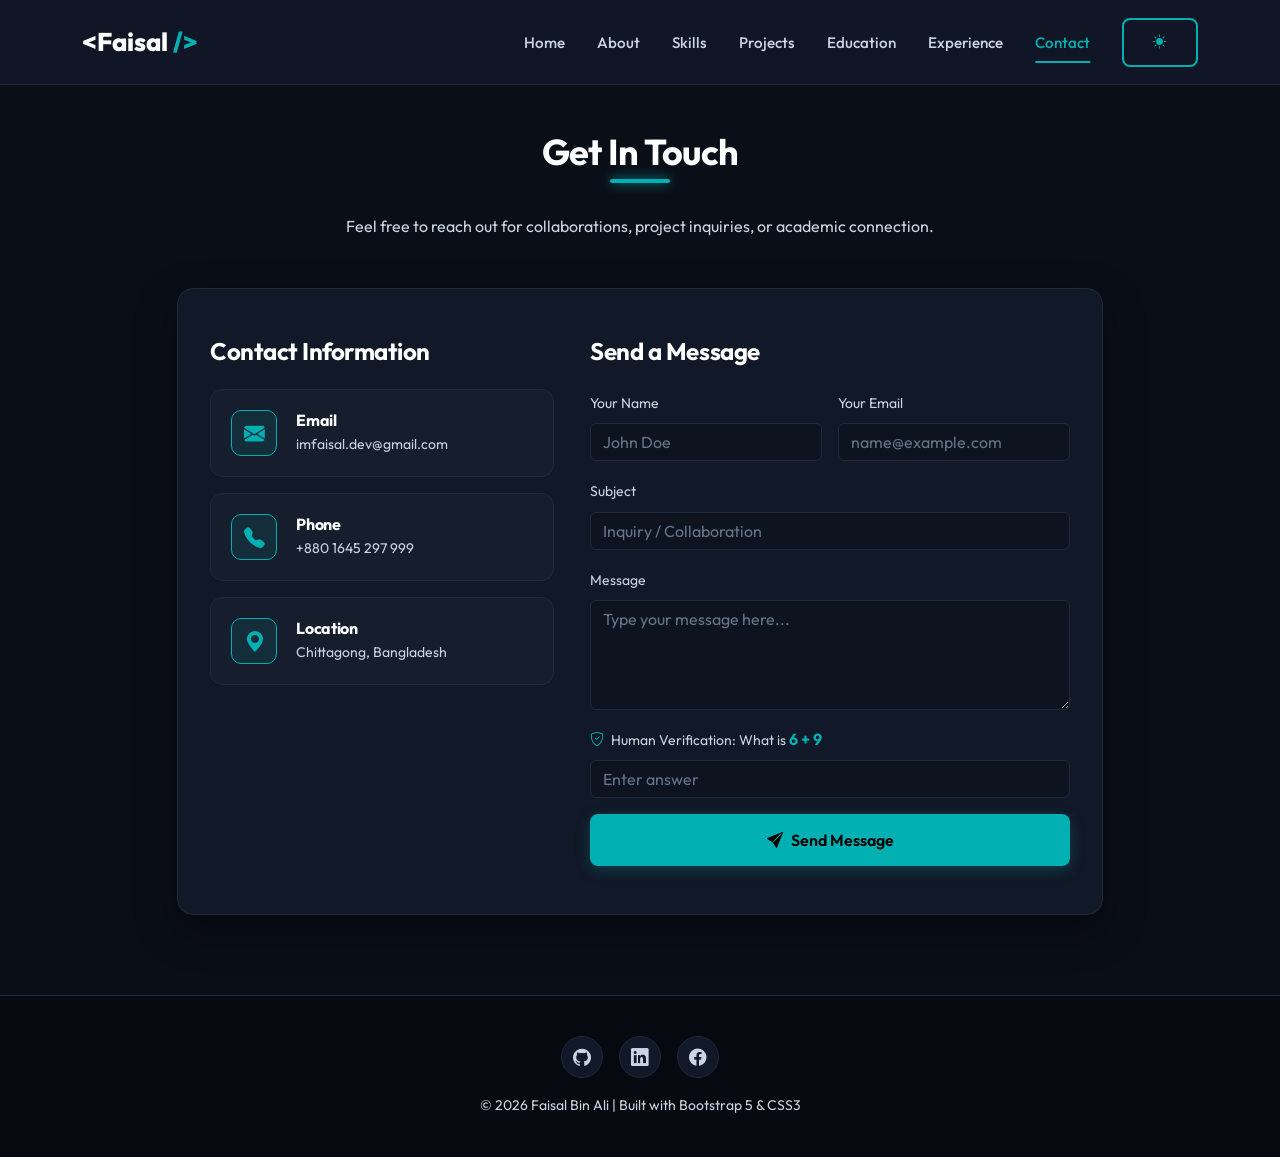
<file: Contact.html>
<!DOCTYPE html>
<html lang="en">
<head>
  <meta charset="UTF-8">
  <meta name="viewport" content="width=device-width, initial-scale=1.0">
  <title>Faisal Bin Ali | Contact</title>
  <meta name="description" content="Contact details and form for Faisal Bin Ali.">
  <link rel="preconnect" href="https://fonts.googleapis.com">
  <link rel="preconnect" href="https://fonts.gstatic.com" crossorigin>
  <link href="https://fonts.googleapis.com/css2?family=Outfit:wght@300;400;500;600;700;800&display=swap" rel="stylesheet">
  <link href="https://cdn.jsdelivr.net/npm/bootstrap@5.3.3/dist/css/bootstrap.min.css" rel="stylesheet">
  <link href="https://cdn.jsdelivr.net/npm/bootstrap-icons@1.11.3/font/bootstrap-icons.min.css" rel="stylesheet">
  <link rel="stylesheet" href="styles.css">
</head>
<body>
  <!-- Scroll Progress Bar -->
  <div class="scroll-progress-bar"></div>

  <!-- NAVIGATION -->
  <nav class="navbar navbar-expand-lg fixed-top navbar-custom">
    <div class="container">
      <a class="navbar-brand" href="index.html">&lt;Faisal <span>/&gt;</span></a>
      <button class="navbar-toggler" type="button" data-bs-toggle="collapse" data-bs-target="#navbarNav">
        <span class="navbar-toggler-icon"></span>
      </button>
      <div class="collapse navbar-collapse justify-content-end" id="navbarNav">
        <ul class="navbar-nav">
          <li class="nav-item"><a class="nav-link" href="index.html">Home</a></li>
          <li class="nav-item"><a class="nav-link" href="index.html#about">About</a></li>
          <li class="nav-item"><a class="nav-link" href="index.html#skills">Skills</a></li>
          <li class="nav-item"><a class="nav-link" href="Projects.html">Projects</a></li>
          <li class="nav-item"><a class="nav-link" href="Education.html">Education</a></li>
          <li class="nav-item"><a class="nav-link" href="Experience.html">Experience</a></li>
          <li class="nav-item"><a class="nav-link active" href="Contact.html">Contact</a></li>
        </ul>
        <button id="themeBtn" class="btn btn-outline-teal btn-sm ms-lg-3 mt-2 mt-lg-0" aria-label="Toggle Theme" title="Toggle Theme">
          <i class="bi bi-sun-fill"></i>
        </button>
      </div>
    </div>
  </nav>

  <main style="padding-top: 130px; padding-bottom: 80px;">
    <div class="container">
      <div class="text-center mb-5">
        <h1 class="section-title text-center">Get In Touch</h1>
        <p class="text-muted">Feel free to reach out for collaborations, project inquiries, or academic connection.</p>
      </div>

      <div class="row justify-content-center">
        <div class="col-lg-10">
          <div class="contact-card">
            <div class="row g-4">
              <!-- Contact Info -->
              <div class="col-md-5">
                <h4 class="mb-4">Contact Information</h4>
                
                <div class="contact-box">
                  <div class="contact-icon"><i class="bi bi-envelope-fill"></i></div>
                  <div>
                    <h6 class="mb-0">Email</h6>
                    <small class="text-muted">imfaisal.dev@gmail.com</small>
                  </div>
                </div>

                <div class="contact-box">
                  <div class="contact-icon"><i class="bi bi-telephone-fill"></i></div>
                  <div>
                    <h6 class="mb-0">Phone</h6>
                    <small class="text-muted">+880 1645 297 999</small>
                  </div>
                </div>

                <div class="contact-box">
                  <div class="contact-icon"><i class="bi bi-geo-alt-fill"></i></div>
                  <div>
                    <h6 class="mb-0">Location</h6>
                    <small class="text-muted">Chittagong, Bangladesh</small>
                  </div>
                </div>
              </div>

              <!-- Contact Form -->
              <div class="col-md-7 ps-md-4">
                <h4 class="mb-4">Send a Message</h4>
                
                <form id="contactForm" action="#" method="post" onsubmit="return false;">
                  <!-- Form Feedback Area -->
                  <div id="formFeedbackArea" class="mb-3"></div>

                  <div class="row g-3">
                    <div class="col-sm-6">
                      <div class="form-group">
                        <label class="form-label text-muted small">Your Name</label>
                        <input type="text" class="form-control" id="f-name" placeholder="John Doe" req="true">
                      </div>
                    </div>
                    <div class="col-sm-6">
                      <div class="form-group">
                        <label class="form-label text-muted small">Your Email</label>
                        <input type="email" class="form-control" id="f-email" placeholder="name@example.com">
                      </div>
                    </div>
                    <div class="col-12">
                      <div class="form-group">
                        <label class="form-label text-muted small">Subject</label>
                        <input type="text" class="form-control" placeholder="Inquiry / Collaboration" req="true">
                      </div>
                    </div>
                    <div class="col-12">
                      <div class="form-group">
                        <label class="form-label text-muted small">Message</label>
                        <textarea class="form-control" rows="4" placeholder="Type your message here..." req="true"></textarea>
                      </div>
                    </div>

                    <!-- Human Verification Math CAPTCHA -->
                    <div class="col-12">
                      <div class="form-group">
                        <label class="form-label text-muted small">
                          <i class="bi bi-shield-check text-teal me-1"></i> Human Verification: What is <strong id="captchaQuestion" class="text-teal fs-6">?</strong>
                        </label>
                        <input type="number" id="captchaInput" class="form-control" placeholder="Enter answer">
                      </div>
                    </div>

                    <div class="col-12 mt-3">
                      <button type="submit" class="btn btn-teal w-100">
                        <i class="bi bi-send-fill me-2"></i>Send Message
                      </button>
                    </div>
                  </div>
                </form>
              </div>
            </div>
          </div>
        </div>
      </div>
    </div>
  </main>

  <!-- Back to Top Button -->
  <button id="backToTopBtn" aria-label="Back to top">
    <i class="bi bi-arrow-up"></i>
  </button>

  <footer>
    <div class="container text-center">
      <div class="social-links">
        <a href="#" class="social-icon" aria-label="GitHub" title="GitHub"><i class="bi bi-github"></i></a>
        <a href="#" class="social-icon" aria-label="LinkedIn" title="LinkedIn"><i class="bi bi-linkedin"></i></a>
        <a href="#" class="social-icon" aria-label="Facebook" title="Facebook"><i class="bi bi-facebook"></i></a>
      </div>
      <p class="text-muted small mb-0">&copy; 2026 Faisal Bin Ali | Built with Bootstrap 5 &amp; CSS3</p>
    </div>
  </footer>

  <!-- Bootstrap 5 JS Bundle CDN -->
  <script src="https://cdn.jsdelivr.net/npm/bootstrap@5.3.3/dist/js/bootstrap.bundle.min.js"></script>
  <!-- Custom JS -->
  <script src="script.js"></script>
</body>
</html>
</file>
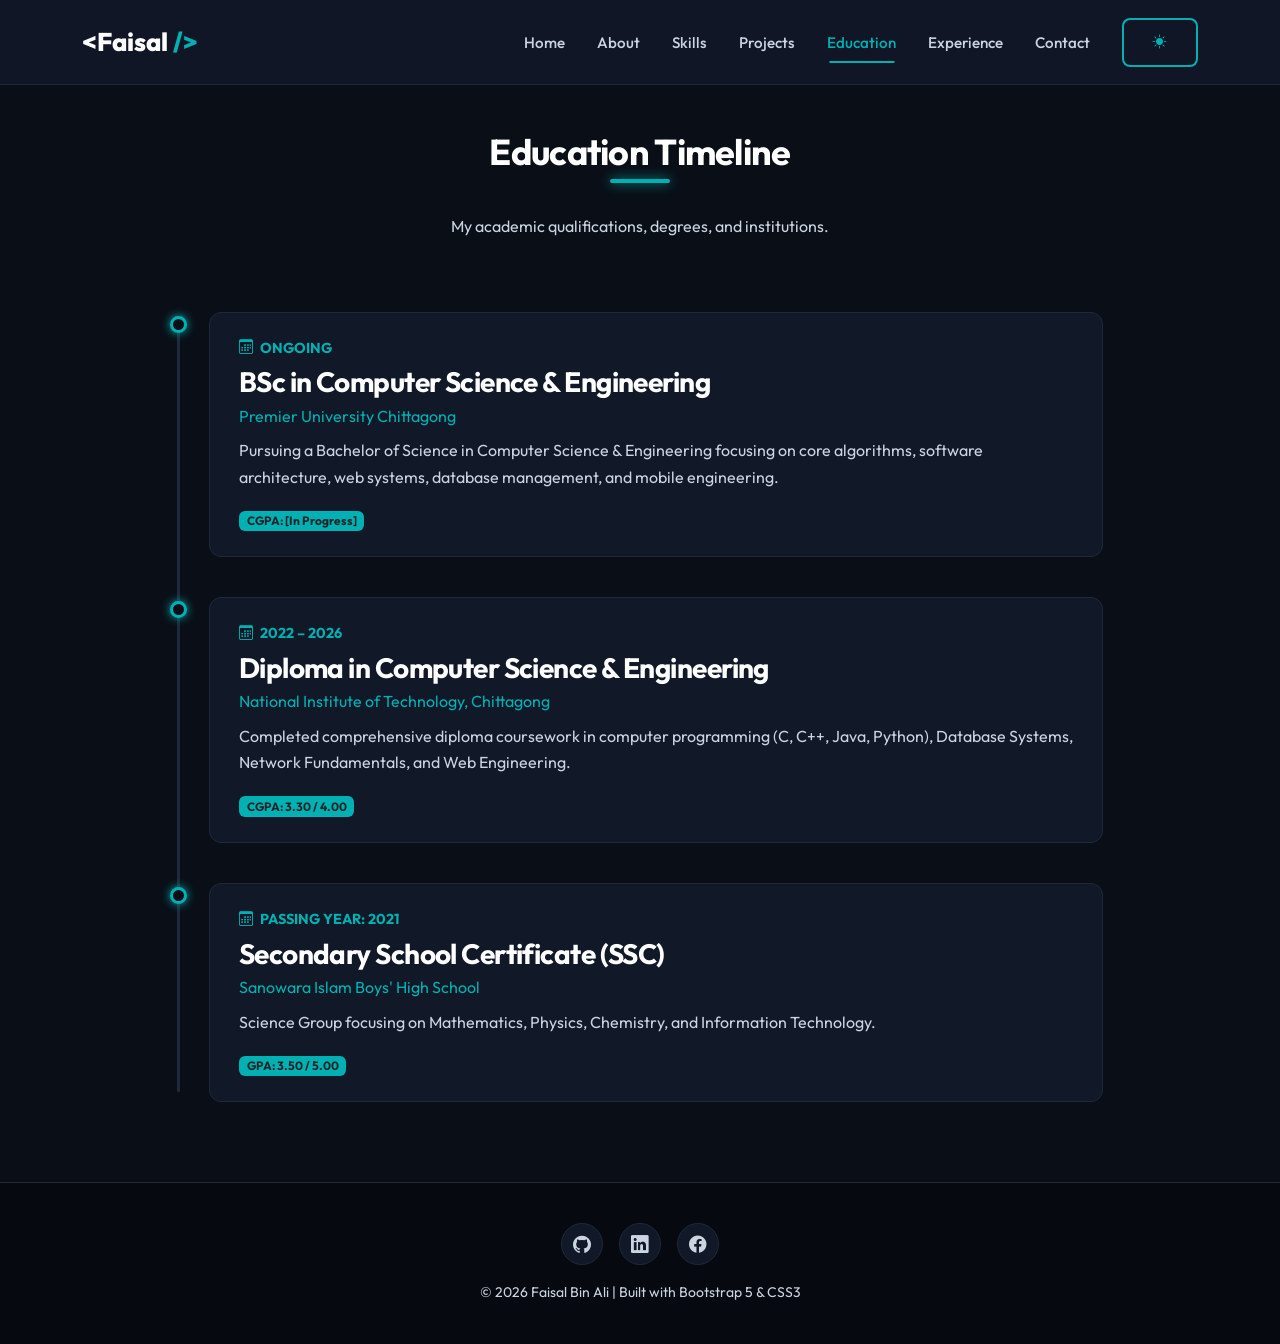
<file: Education.html>
<!DOCTYPE html>
<html lang="en">
<head>
  <meta charset="UTF-8">
  <meta name="viewport" content="width=device-width, initial-scale=1.0">
  <title>Faisal Bin Ali | Education</title>
  <meta name="description" content="Education Timeline of Faisal Bin Ali.">
  <link rel="preconnect" href="https://fonts.googleapis.com">
  <link rel="preconnect" href="https://fonts.gstatic.com" crossorigin>
  <link href="https://fonts.googleapis.com/css2?family=Outfit:wght@300;400;500;600;700;800&display=swap" rel="stylesheet">
  <link href="https://cdn.jsdelivr.net/npm/bootstrap@5.3.3/dist/css/bootstrap.min.css" rel="stylesheet">
  <link href="https://cdn.jsdelivr.net/npm/bootstrap-icons@1.11.3/font/bootstrap-icons.min.css" rel="stylesheet">
  <link rel="stylesheet" href="styles.css">
</head>
<body>
  <!-- Scroll Progress Bar -->
  <div class="scroll-progress-bar"></div>

  <!-- NAVIGATION -->
  <nav class="navbar navbar-expand-lg fixed-top navbar-custom">
    <div class="container">
      <a class="navbar-brand" href="index.html">&lt;Faisal <span>/&gt;</span></a>
      <button class="navbar-toggler" type="button" data-bs-toggle="collapse" data-bs-target="#navbarNav">
        <span class="navbar-toggler-icon"></span>
      </button>
      <div class="collapse navbar-collapse justify-content-end" id="navbarNav">
        <ul class="navbar-nav">
          <li class="nav-item"><a class="nav-link" href="index.html">Home</a></li>
          <li class="nav-item"><a class="nav-link" href="index.html#about">About</a></li>
          <li class="nav-item"><a class="nav-link" href="index.html#skills">Skills</a></li>
          <li class="nav-item"><a class="nav-link" href="Projects.html">Projects</a></li>
          <li class="nav-item"><a class="nav-link active" href="Education.html">Education</a></li>
          <li class="nav-item"><a class="nav-link" href="Experience.html">Experience</a></li>
          <li class="nav-item"><a class="nav-link" href="Contact.html">Contact</a></li>
        </ul>
        <button id="themeBtn" class="btn btn-outline-teal btn-sm ms-lg-3 mt-2 mt-lg-0" aria-label="Toggle Theme" title="Toggle Theme">
          <i class="bi bi-sun-fill"></i>
        </button>
      </div>
    </div>
  </nav>

  <main style="padding-top: 130px; padding-bottom: 80px;">
    <div class="container">
      <div class="text-center mb-5">
        <h1 class="section-title text-center">Education Timeline</h1>
        <p class="text-muted">My academic qualifications, degrees, and institutions.</p>
      </div>

      <div class="row justify-content-center">
        <div class="col-lg-10">
          <div class="timeline">
            <!-- Item 1 -->
            <div class="timeline-item">
              <div class="timeline-dot"></div>
              <div class="timeline-content">
                <div class="timeline-year"><i class="bi bi-calendar3 me-1"></i> Ongoing</div>
                <h3 class="text-white mb-1">BSc in Computer Science &amp; Engineering</h3>
                <p class="text-teal mb-2 font-weight-bold">Premier University Chittagong</p>
                <p class="text-muted mb-3">
                  Pursuing a Bachelor of Science in Computer Science &amp; Engineering focusing on core algorithms, software architecture, web systems, database management, and mobile engineering.
                </p>
                <span class="badge bg-teal text-dark font-weight-bold">CGPA: [In Progress]</span>
              </div>
            </div>

            <!-- Item 2 -->
            <div class="timeline-item">
              <div class="timeline-dot"></div>
              <div class="timeline-content">
                <div class="timeline-year"><i class="bi bi-calendar3 me-1"></i> 2022 – 2026</div>
                <h3 class="text-white mb-1">Diploma in Computer Science &amp; Engineering</h3>
                <p class="text-teal mb-2 font-weight-bold">National Institute of Technology, Chittagong</p>
                <p class="text-muted mb-3">
                  Completed comprehensive diploma coursework in computer programming (C, C++, Java, Python), Database Systems, Network Fundamentals, and Web Engineering.
                </p>
                <span class="badge bg-teal text-dark font-weight-bold">CGPA: 3.30 / 4.00</span>
              </div>
            </div>

            <!-- Item 3 -->
            <div class="timeline-item">
              <div class="timeline-dot"></div>
              <div class="timeline-content">
                <div class="timeline-year"><i class="bi bi-calendar3 me-1"></i> Passing Year: 2021</div>
                <h3 class="text-white mb-1">Secondary School Certificate (SSC)</h3>
                <p class="text-teal mb-2 font-weight-bold">Sanowara Islam Boys' High School</p>
                <p class="text-muted mb-3">
                  Science Group focusing on Mathematics, Physics, Chemistry, and Information Technology.
                </p>
                <span class="badge bg-teal text-dark font-weight-bold">GPA: 3.50 / 5.00</span>
              </div>
            </div>
          </div>
        </div>
      </div>
    </div>
  </main>

  <!-- Back to Top Button -->
  <button id="backToTopBtn" aria-label="Back to top">
    <i class="bi bi-arrow-up"></i>
  </button>

  <footer>
    <div class="container text-center">
      <div class="social-links">
        <a href="#" class="social-icon" aria-label="GitHub" title="GitHub"><i class="bi bi-github"></i></a>
        <a href="#" class="social-icon" aria-label="LinkedIn" title="LinkedIn"><i class="bi bi-linkedin"></i></a>
        <a href="#" class="social-icon" aria-label="Facebook" title="Facebook"><i class="bi bi-facebook"></i></a>
      </div>
      <p class="text-muted small mb-0">&copy; 2026 Faisal Bin Ali | Built with Bootstrap 5 &amp; CSS3</p>
    </div>
  </footer>

  <script src="https://cdn.jsdelivr.net/npm/bootstrap@5.3.3/dist/js/bootstrap.bundle.min.js"></script>
  <!-- Custom JS -->
  <script src="script.js"></script>
</body>
</html>
</file>
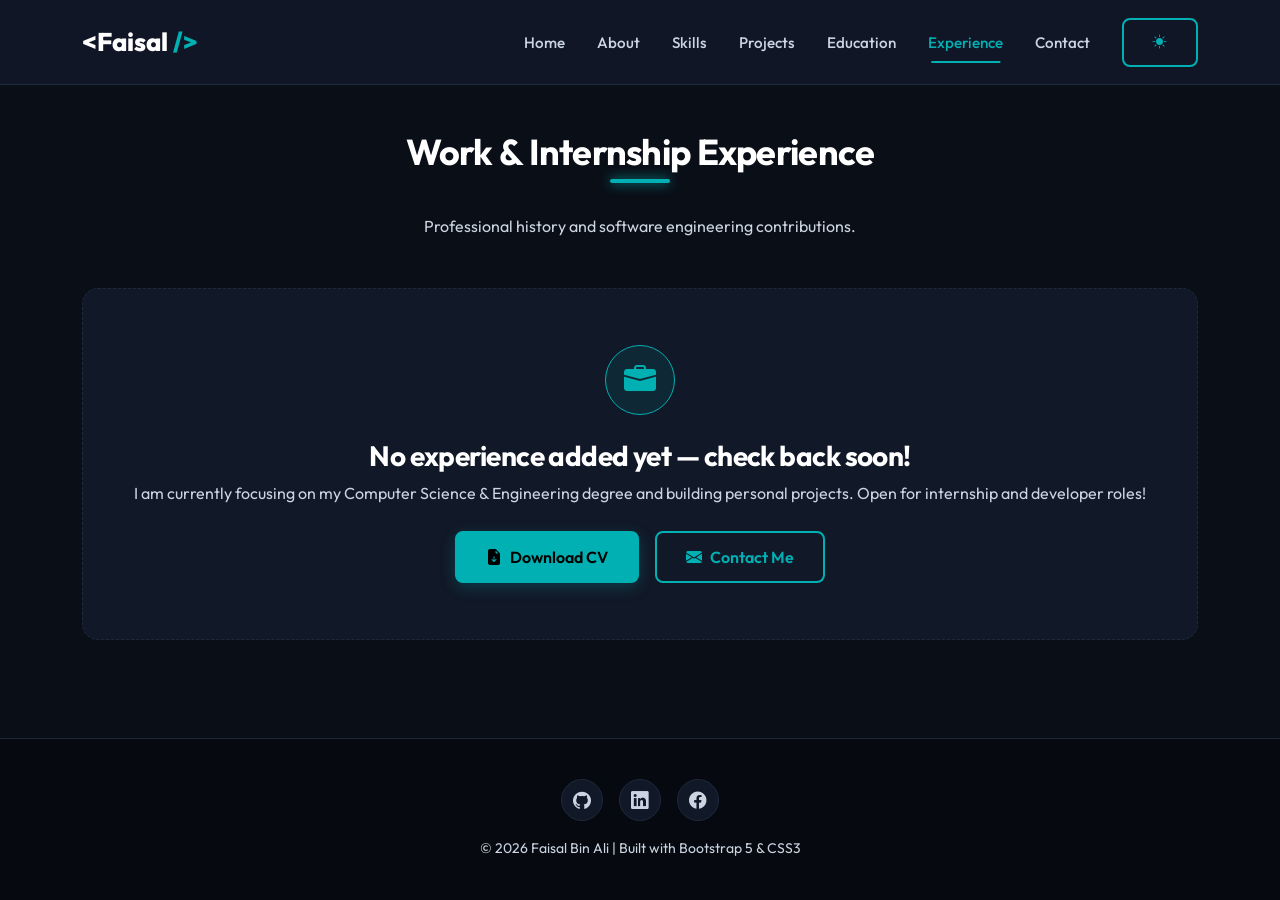
<file: Experience.html>
<!DOCTYPE html>
<html lang="en">
<head>
  <meta charset="UTF-8">
  <meta name="viewport" content="width=device-width, initial-scale=1.0">
  <title>Faisal Bin Ali | Work Experience</title>
  <meta name="description" content="Experience history for Faisal Bin Ali.">
  <link rel="preconnect" href="https://fonts.googleapis.com">
  <link rel="preconnect" href="https://fonts.gstatic.com" crossorigin>
  <link href="https://fonts.googleapis.com/css2?family=Outfit:wght@300;400;500;600;700;800&display=swap" rel="stylesheet">
  <link href="https://cdn.jsdelivr.net/npm/bootstrap@5.3.3/dist/css/bootstrap.min.css" rel="stylesheet">
  <link href="https://cdn.jsdelivr.net/npm/bootstrap-icons@1.11.3/font/bootstrap-icons.min.css" rel="stylesheet">
  <link rel="stylesheet" href="styles.css">
</head>
<body>
  <!-- Scroll Progress Bar -->
  <div class="scroll-progress-bar"></div>

  <!-- NAVIGATION -->
  <nav class="navbar navbar-expand-lg fixed-top navbar-custom">
    <div class="container">
      <a class="navbar-brand" href="index.html">&lt;Faisal <span>/&gt;</span></a>
      <button class="navbar-toggler" type="button" data-bs-toggle="collapse" data-bs-target="#navbarNav">
        <span class="navbar-toggler-icon"></span>
      </button>
      <div class="collapse navbar-collapse justify-content-end" id="navbarNav">
        <ul class="navbar-nav">
          <li class="nav-item"><a class="nav-link" href="index.html">Home</a></li>
          <li class="nav-item"><a class="nav-link" href="index.html#about">About</a></li>
          <li class="nav-item"><a class="nav-link" href="index.html#skills">Skills</a></li>
          <li class="nav-item"><a class="nav-link" href="Projects.html">Projects</a></li>
          <li class="nav-item"><a class="nav-link" href="Education.html">Education</a></li>
          <li class="nav-item"><a class="nav-link active" href="Experience.html">Experience</a></li>
          <li class="nav-item"><a class="nav-link" href="Contact.html">Contact</a></li>
        </ul>
        <button id="themeBtn" class="btn btn-outline-teal btn-sm ms-lg-3 mt-2 mt-lg-0" aria-label="Toggle Theme" title="Toggle Theme">
          <i class="bi bi-sun-fill"></i>
        </button>
      </div>
    </div>
  </nav>

  <main style="padding-top: 130px; padding-bottom: 80px;">
    <div class="container">
      <div class="text-center mb-5">
        <h1 class="section-title text-center">Work &amp; Internship Experience</h1>
        <p class="text-muted">Professional history and software engineering contributions.</p>
      </div>

      <div class="empty-state-card max-w-lg mx-auto">
        <div class="empty-state-icon">
          <i class="bi bi-briefcase-fill"></i>
        </div>
        <h3 class="text-white mb-2">No experience added yet — check back soon!</h3>
        <p class="text-muted mb-4">
          I am currently focusing on my Computer Science &amp; Engineering degree and building personal projects. Open for internship and developer roles!
        </p>
        
        <!-- Added Download CV and Contact Buttons -->
        <div class="d-flex flex-wrap justify-content-center gap-3">
          <a href="#" class="btn btn-teal">
            <i class="bi bi-file-earmark-arrow-down-fill me-2"></i>Download CV
          </a>
          <a href="Contact.html" class="btn btn-outline-teal">
            <i class="bi bi-envelope-fill me-2"></i>Contact Me
          </a>
        </div>
      </div>
    </div>
  </main>

  <!-- Back to Top Button -->
  <button id="backToTopBtn" aria-label="Back to top">
    <i class="bi bi-arrow-up"></i>
  </button>

  <footer>
    <div class="container text-center">
      <div class="social-links">
        <a href="#" class="social-icon" aria-label="GitHub" title="GitHub"><i class="bi bi-github"></i></a>
        <a href="#" class="social-icon" aria-label="LinkedIn" title="LinkedIn"><i class="bi bi-linkedin"></i></a>
        <a href="#" class="social-icon" aria-label="Facebook" title="Facebook"><i class="bi bi-facebook"></i></a>
      </div>
      <p class="text-muted small mb-0">&copy; 2026 Faisal Bin Ali | Built with Bootstrap 5 &amp; CSS3</p>
    </div>
  </footer>

  <script src="https://cdn.jsdelivr.net/npm/bootstrap@5.3.3/dist/js/bootstrap.bundle.min.js"></script>
  <!-- Custom JS -->
  <script src="script.js"></script>
</body>
</html>
</file>
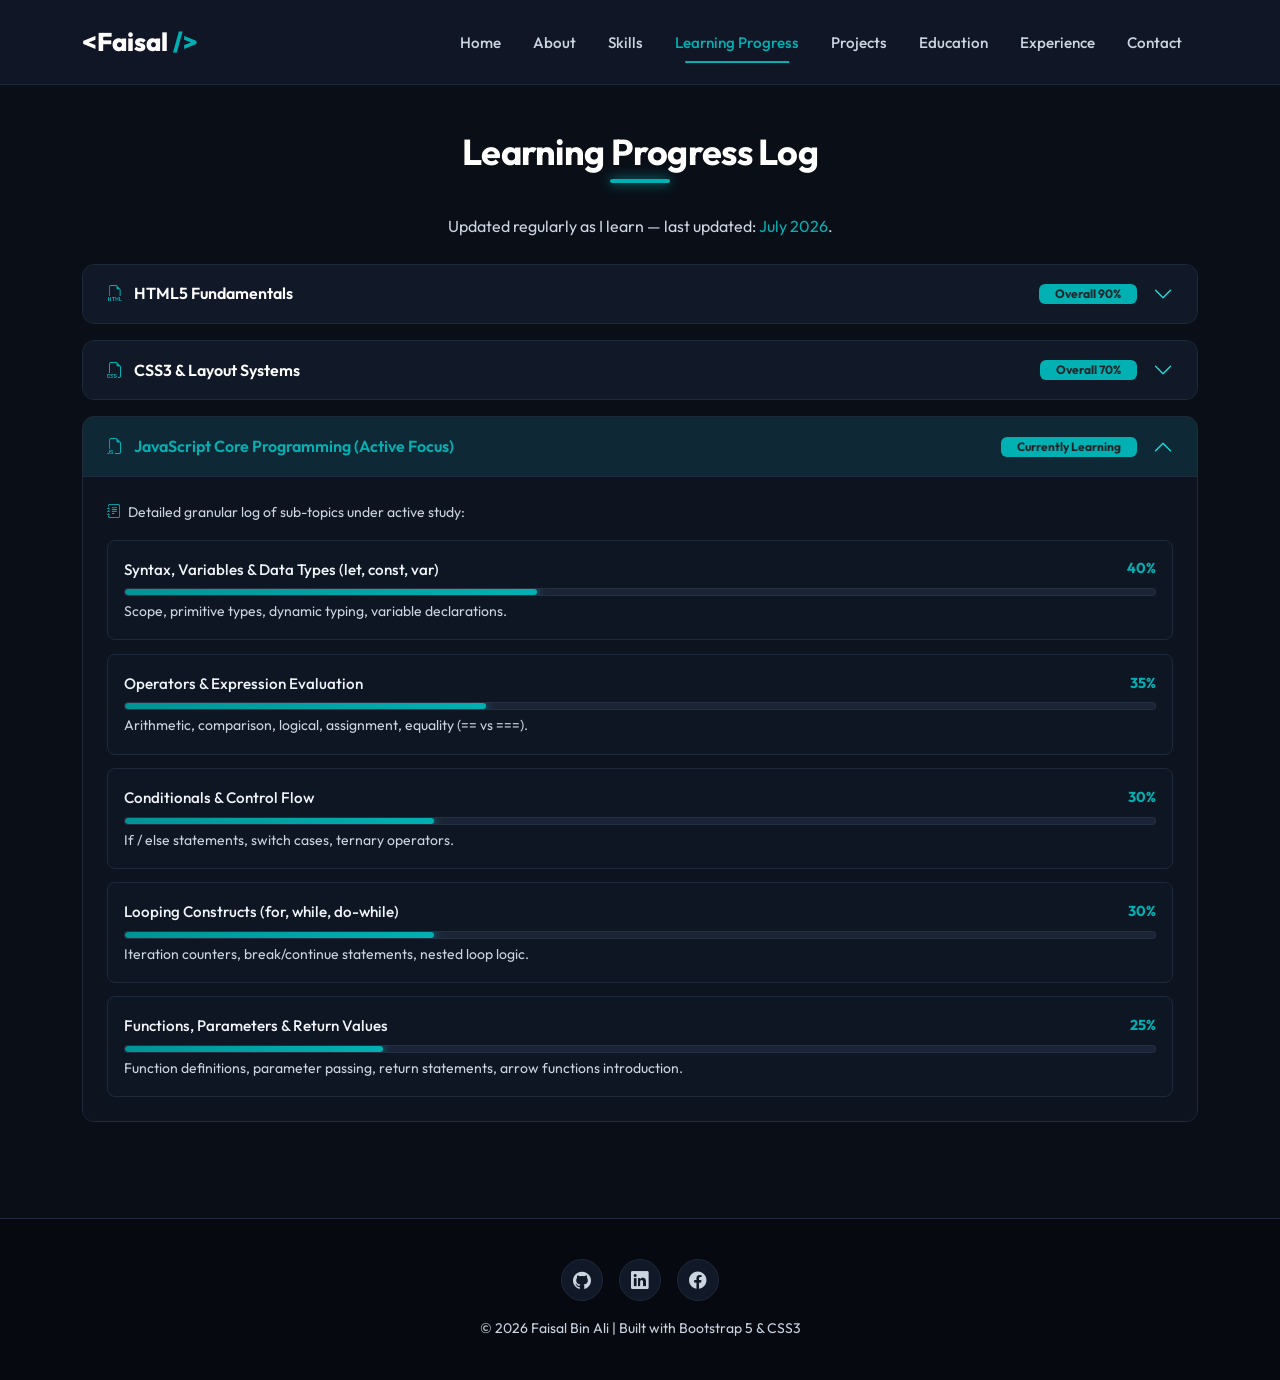
<file: Learning-Progress.html>
<!DOCTYPE html>
<html lang="en">
<head>
  <meta charset="UTF-8">
  <meta name="viewport" content="width=device-width, initial-scale=1.0">
  <title>Faisal Bin Ali | Learning Progress Log</title>
  <meta name="description" content="Granular sub-topic level skill progress log for Faisal Bin Ali.">
  <link rel="preconnect" href="https://fonts.googleapis.com">
  <link rel="preconnect" href="https://fonts.gstatic.com" crossorigin>
  <link href="https://fonts.googleapis.com/css2?family=Outfit:wght@300;400;500;600;700;800&display=swap" rel="stylesheet">
  <link href="https://cdn.jsdelivr.net/npm/bootstrap@5.3.3/dist/css/bootstrap.min.css" rel="stylesheet">
  <link href="https://cdn.jsdelivr.net/npm/bootstrap-icons@1.11.3/font/bootstrap-icons.min.css" rel="stylesheet">
  <link rel="stylesheet" href="styles.css">
</head>
<body>

  <!-- NAVIGATION -->
  <nav class="navbar navbar-expand-lg fixed-top navbar-custom">
    <div class="container">
      <a class="navbar-brand" href="index.html">&lt;Faisal <span>/&gt;</span></a>
      <button class="navbar-toggler" type="button" data-bs-toggle="collapse" data-bs-target="#navbarNav">
        <span class="navbar-toggler-icon"></span>
      </button>
      <div class="collapse navbar-collapse justify-content-end" id="navbarNav">
        <ul class="navbar-nav">
          <li class="nav-item"><a class="nav-link" href="index.html">Home</a></li>
          <li class="nav-item"><a class="nav-link" href="index.html#about">About</a></li>
          <li class="nav-item"><a class="nav-link" href="index.html#skills">Skills</a></li>
          <li class="nav-item"><a class="nav-link active" href="Learning-Progress.html">Learning Progress</a></li>
          <li class="nav-item"><a class="nav-link" href="Projects.html">Projects</a></li>
          <li class="nav-item"><a class="nav-link" href="Education.html">Education</a></li>
          <li class="nav-item"><a class="nav-link" href="Experience.html">Experience</a></li>
          <li class="nav-item"><a class="nav-link" href="Contact.html">Contact</a></li>
        </ul>
      </div>
    </div>
  </nav>

  <main style="padding-top: 130px; padding-bottom: 80px;">
    <div class="container">
      <div class="text-center mb-4">
        <h1 class="section-title text-center">Learning Progress Log</h1>
        <p class="text-muted">Updated regularly as I learn — last updated: <span class="text-teal font-weight-bold">July 2026</span>.</p>
      </div>

      <div class="accordion accordion-custom" id="fullLearningAccordion">
        <!-- Accordion 1: HTML (Collapsed) -->
        <div class="accordion-item">
          <h2 class="accordion-header" id="hHTML">
            <button class="accordion-button collapsed" type="button" data-bs-toggle="collapse" data-bs-target="#cHTML" aria-expanded="false" aria-controls="cHTML">
              <div class="d-flex justify-content-between align-items-center w-100 me-3">
                <span><i class="bi bi-filetype-html text-teal me-2"></i> HTML5 Fundamentals</span>
                <span class="badge bg-teal text-dark px-3 py-1">Overall 90%</span>
              </div>
            </button>
          </h2>
          <div id="cHTML" class="accordion-collapse collapse" aria-labelledby="hHTML" data-bs-parent="#fullLearningAccordion">
            <div class="accordion-body">
              <div class="subtopic-item">
                <div class="skill-info"><span class="skill-name">Tags &amp; Document Structure</span><span class="skill-percent">90%</span></div>
                <div class="progress"><div class="progress-bar" style="width: 90%;"></div></div>
                <small class="text-muted d-block mt-1">Headings, paragraphs, lists, links, images, tables, boilerplate schema.</small>
              </div>
              <div class="subtopic-item">
                <div class="skill-info"><span class="skill-name">Forms &amp; Input Validation</span><span class="skill-percent">85%</span></div>
                <div class="progress"><div class="progress-bar" style="width: 85%;"></div></div>
                <small class="text-muted d-block mt-1">Input types, labels, fieldsets, textareas, select dropdowns, validation attributes.</small>
              </div>
              <div class="subtopic-item mb-0">
                <div class="skill-info"><span class="skill-name">Semantic HTML5 Architecture</span><span class="skill-percent">90%</span></div>
                <div class="progress"><div class="progress-bar" style="width: 90%;"></div></div>
                <small class="text-muted d-block mt-1">Header, nav, main, section, article, layout accessibility standards.</small>
              </div>
            </div>
          </div>
        </div>

        <!-- Accordion 2: CSS (Collapsed) -->
        <div class="accordion-item">
          <h2 class="accordion-header" id="hCSS">
            <button class="accordion-button collapsed" type="button" data-bs-toggle="collapse" data-bs-target="#cCSS" aria-expanded="false" aria-controls="cCSS">
              <div class="d-flex justify-content-between align-items-center w-100 me-3">
                <span><i class="bi bi-filetype-css text-teal me-2"></i> CSS3 &amp; Layout Systems</span>
                <span class="badge bg-teal text-dark px-3 py-1">Overall 70%</span>
              </div>
            </button>
          </h2>
          <div id="cCSS" class="accordion-collapse collapse" aria-labelledby="hCSS" data-bs-parent="#fullLearningAccordion">
            <div class="accordion-body">
              <div class="subtopic-item">
                <div class="skill-info"><span class="skill-name">Selectors &amp; Box Model</span><span class="skill-percent">75%</span></div>
                <div class="progress"><div class="progress-bar" style="width: 75%;"></div></div>
                <small class="text-muted d-block mt-1">Margin, padding, border-box, specificity, pseudo-classes, transitions.</small>
              </div>
              <div class="subtopic-item">
                <div class="skill-info"><span class="skill-name">Flexbox Layout Alignment</span><span class="skill-percent">70%</span></div>
                <div class="progress"><div class="progress-bar" style="width: 70%;"></div></div>
                <small class="text-muted d-block mt-1">Flex-direction, justify-content, align-items, flex-wrap, responsive axis alignment.</small>
              </div>
              <div class="subtopic-item">
                <div class="skill-info"><span class="skill-name">CSS Grid System</span><span class="skill-percent">60%</span></div>
                <div class="progress"><div class="progress-bar" style="width: 60%;"></div></div>
                <small class="text-muted d-block mt-1">Grid-template-columns, gap, repeat(), minmax(), auto-fit responsive patterns.</small>
              </div>
              <div class="subtopic-item mb-0">
                <div class="skill-info"><span class="skill-name">Responsive Design &amp; Media Queries</span><span class="skill-percent">70%</span></div>
                <div class="progress"><div class="progress-bar" style="width: 70%;"></div></div>
                <small class="text-muted d-block mt-1">Mobile-first breakpoints, viewport units, fluid typography.</small>
              </div>
            </div>
          </div>
        </div>

        <!-- Accordion 3: JS (OPEN BY DEFAULT - Active skill) -->
        <div class="accordion-item">
          <h2 class="accordion-header" id="hJS">
            <button class="accordion-button" type="button" data-bs-toggle="collapse" data-bs-target="#cJS" aria-expanded="true" aria-controls="cJS">
              <div class="d-flex justify-content-between align-items-center w-100 me-3">
                <span><i class="bi bi-filetype-js text-teal me-2"></i> JavaScript Core Programming (Active Focus)</span>
                <span class="badge bg-teal text-dark px-3 py-1">Currently Learning</span>
              </div>
            </button>
          </h2>
          <div id="cJS" class="accordion-collapse collapse show" aria-labelledby="hJS" data-bs-parent="#fullLearningAccordion">
            <div class="accordion-body">
              <p class="text-muted small mb-3"><i class="bi bi-journal-text me-1 text-teal"></i> Detailed granular log of sub-topics under active study:</p>

              <div class="subtopic-item">
                <div class="skill-info"><span class="skill-name">Syntax, Variables &amp; Data Types (let, const, var)</span><span class="skill-percent">40%</span></div>
                <div class="progress"><div class="progress-bar" style="width: 40%;"></div></div>
                <small class="text-muted d-block mt-1">Scope, primitive types, dynamic typing, variable declarations.</small>
              </div>
              <div class="subtopic-item">
                <div class="skill-info"><span class="skill-name">Operators &amp; Expression Evaluation</span><span class="skill-percent">35%</span></div>
                <div class="progress"><div class="progress-bar" style="width: 35%;"></div></div>
                <small class="text-muted d-block mt-1">Arithmetic, comparison, logical, assignment, equality (== vs ===).</small>
              </div>
              <div class="subtopic-item">
                <div class="skill-info"><span class="skill-name">Conditionals &amp; Control Flow</span><span class="skill-percent">30%</span></div>
                <div class="progress"><div class="progress-bar" style="width: 30%;"></div></div>
                <small class="text-muted d-block mt-1">If / else statements, switch cases, ternary operators.</small>
              </div>
              <div class="subtopic-item">
                <div class="skill-info"><span class="skill-name">Looping Constructs (for, while, do-while)</span><span class="skill-percent">30%</span></div>
                <div class="progress"><div class="progress-bar" style="width: 30%;"></div></div>
                <small class="text-muted d-block mt-1">Iteration counters, break/continue statements, nested loop logic.</small>
              </div>
              <div class="subtopic-item mb-0">
                <div class="skill-info"><span class="skill-name">Functions, Parameters &amp; Return Values</span><span class="skill-percent">25%</span></div>
                <div class="progress"><div class="progress-bar" style="width: 25%;"></div></div>
                <small class="text-muted d-block mt-1">Function definitions, parameter passing, return statements, arrow functions introduction.</small>
              </div>
            </div>
          </div>
        </div>

      </div>
    </div>
  </main>

  <footer>
    <div class="container text-center">
      <div class="social-links">
        <a href="#" class="social-icon" aria-label="GitHub" title="GitHub"><i class="bi bi-github"></i></a>
        <a href="#" class="social-icon" aria-label="LinkedIn" title="LinkedIn"><i class="bi bi-linkedin"></i></a>
        <a href="#" class="social-icon" aria-label="Facebook" title="Facebook"><i class="bi bi-facebook"></i></a>
      </div>
      <p class="text-muted small mb-0">&copy; 2026 Faisal Bin Ali | Built with Bootstrap 5 &amp; CSS3</p>
    </div>
  </footer>

  <script src="https://cdn.jsdelivr.net/npm/bootstrap@5.3.3/dist/js/bootstrap.bundle.min.js"></script>
</body>
</html>
</file>
<file: styles.css>
:root {
  --bg-dark: #0a0e17;
  --bg-card: #111827;
  --bg-card-hover: #162032;
  --bg-card-elevated: #1a2436;
  --bg-section-alt: rgba(17, 24, 39, 0.4);
  --primary-teal: #00b0b2;
  --primary-teal-hover: #009496;
  --primary-teal-glow: rgba(0, 176, 178, 0.25);
  --primary-teal-soft: rgba(0, 176, 178, 0.1);
  --text-main: #f8fafc;
  --text-heading: #ffffff;
  --text-muted: #cbd5e1;           
  --text-subtle: #94a3b8;
  --border-color: #1e293b;
  --font-heading: 'Outfit', sans-serif;
  --font-body: 'Outfit', sans-serif;
}

/* Light mode variables - automatically changes all text, background & borders */
body.light-mode {
  --bg-dark: #f8fafc;
  --bg-card: #ffffff;
  --bg-card-hover: #f1f5f9;
  --bg-card-elevated: #ffffff;
  --bg-section-alt: #eef4f9;
  --text-main: #1e3a5f;
  --text-heading: #0f2942;
  --text-muted: #4a6280;
  --text-subtle: #64748b;
  --border-color: #e2e8f0;
}

/* -------------------------------------------------------------------------- */
/*  Global Base Styles                                                        */
/* -------------------------------------------------------------------------- */
/* -------------------------------------------------------------------------- */
/*  Scroll Progress Bar & Back To Top Button                                  */
/* -------------------------------------------------------------------------- */
.scroll-progress-bar {
  position: fixed;
  top: 0;
  left: 0;
  height: 4px;
  background: linear-gradient(90deg, #009496 0%, #00b0b2 100%);
  z-index: 9999;
  width: 0%;
  box-shadow: 0 0 10px var(--primary-teal);
  transition: width 0.1s linear;
}

#backToTopBtn {
  position: fixed;
  bottom: 30px;
  right: 30px;
  width: 46px;
  height: 46px;
  border-radius: 50%;
  background-color: var(--primary-teal);
  color: #000000;
  border: 2px solid var(--primary-teal);
  font-size: 1.25rem;
  display: flex;
  align-items: center;
  justify-content: center;
  cursor: pointer;
  z-index: 999;
  opacity: 0;
  visibility: hidden;
  transform: translateY(20px);
  transition: all 0.3s cubic-bezier(0.4, 0, 0.2, 1);
  box-shadow: 0 4px 15px var(--primary-teal-glow);
}

#backToTopBtn.show {
  opacity: 1;
  visibility: visible;
  transform: translateY(0);
}

#backToTopBtn:hover {
  background-color: var(--primary-teal-hover);
  border-color: var(--primary-teal-hover);
  transform: translateY(-4px);
  box-shadow: 0 6px 20px rgba(0, 176, 178, 0.4);
}

html {
  scroll-behavior: smooth;
}

body {
  background-color: var(--bg-dark);
  color: var(--text-main);
  font-family: var(--font-body);
  line-height: 1.65;
  overflow-x: hidden;
  display: flex;
  flex-direction: column;
  min-height: 100vh;
}

main {
  flex: 1;
}

h1, h2, h3, h4, h5, h6 {
  font-family: var(--font-heading);
  font-weight: 700;
  letter-spacing: -0.02em;
  color: var(--text-heading);
}

/* Fix bootstrap text color overrides to automatically follow theme variables */
.text-muted,
.text-secondary {
  color: var(--text-muted) !important;
}

.text-white {
  color: var(--text-heading) !important;
}

.text-teal {
  color: var(--primary-teal) !important;
}

.bg-teal {
  background-color: var(--primary-teal) !important;
}

.border-teal {
  border-color: var(--primary-teal) !important;
}

/* Section Headings */
.section-title {
  position: relative;
  display: inline-block;
  font-size: 2.25rem;
  margin-bottom: 2.5rem;
  color: var(--text-heading);
}

.section-title::after {
  content: '';
  position: absolute;
  bottom: -10px;
  left: 0;
  width: 60px;
  height: 4px;
  background: var(--primary-teal);
  border-radius: 2px;
  box-shadow: 0 0 12px var(--primary-teal);
}

.section-title.text-center::after {
  left: 50%;
  transform: translateX(-50%);
}

/* -------------------------------------------------------------------------- */
/*  Navbar Styles                                                             */
/* -------------------------------------------------------------------------- */
.navbar-custom {
  background-color: rgba(17, 24, 39, 0.95) !important;
  backdrop-filter: blur(12px);
  border-bottom: 1px solid var(--border-color);
  padding: 1rem 0;
  transition: all 0.3s ease;
}

.navbar-custom .navbar-brand {
  font-family: var(--font-heading);
  font-weight: 800;
  font-size: 1.6rem;
  color: #ffffff !important;
}

.navbar-custom .navbar-brand span {
  color: var(--primary-teal);
}

.navbar-custom .nav-link {
  color: #cbd5e1 !important;
  font-weight: 500;
  font-size: 0.95rem;
  margin: 0 0.25rem;
  padding: 0.5rem 0.75rem !important;
  transition: all 0.3s ease;
  position: relative;
}

.navbar-custom .nav-link:hover,
.navbar-custom .nav-link.active {
  color: var(--primary-teal) !important;
}

.navbar-custom .nav-link::after {
  content: '';
  position: absolute;
  bottom: 0;
  left: 50%;
  width: 0;
  height: 2px;
  background-color: var(--primary-teal);
  transition: all 0.3s ease;
  transform: translateX(-50%);
}

.navbar-custom .nav-link:hover::after,
.navbar-custom .nav-link.active::after {
  width: 70%;
}

.navbar-toggler {
  border: 1px solid var(--primary-teal);
  padding: 0.4rem 0.6rem;
}

.navbar-toggler:focus {
  box-shadow: 0 0 0 0.25rem var(--primary-teal-glow);
}

.navbar-toggler-icon {
  background-image: url("data:image/svg+xml,%3csvg xmlns='http://www.w3.org/2000/svg' viewBox='0 0 30 30'%3e%3cpath stroke='rgba(0, 176, 178, 1)' stroke-linecap='round' stroke-miterlimit='10' stroke-width='2' d='M4 7h22M4 15h22M4 23h22'/%3e%3c/svg%3e");
}

/* -------------------------------------------------------------------------- */
/*  Hero Section                                                              */
/* -------------------------------------------------------------------------- */
.hero-section {
  min-height: 88vh;
  padding-top: 130px;
  padding-bottom: 60px;
  display: flex;
  align-items: center;
  position: relative;
  background: radial-gradient(circle at 10% 20%, rgba(0, 176, 178, 0.08) 0%, transparent 40%),
              radial-gradient(circle at 90% 80%, rgba(0, 176, 178, 0.05) 0%, transparent 40%);
}

.hero-subtitle {
  font-size: 1.1rem;
  color: var(--primary-teal);
  font-weight: 600;
  text-transform: uppercase;
  letter-spacing: 2px;
  margin-bottom: 0.8rem;
}

.hero-title {
  font-size: 3.25rem;
  font-weight: 800;
  line-height: 1.15;
  margin-bottom: 1.2rem;
}

.hero-title .gradient-text {
  background: linear-gradient(135deg, #ffffff 0%, var(--primary-teal) 100%);
  -webkit-background-clip: text;
  -webkit-text-fill-color: transparent;
}

.hero-description {
  color: var(--text-muted);
  font-size: 1.15rem;
  max-width: 580px;
  margin-bottom: 2rem;
}

/* Hero Circle Photo */
.hero-img-wrapper {
  position: relative;
  display: inline-block;
}

.hero-img-wrapper::before {
  content: '';
  position: absolute;
  top: -10px;
  left: -10px;
  right: -10px;
  bottom: -10px;
  border-radius: 50%;
  background: linear-gradient(45deg, var(--primary-teal), transparent, var(--primary-teal));
  z-index: 0;
  opacity: 0.6;
  filter: blur(15px);
  animation: pulse-glow 4s ease-in-out infinite alternate;
}

@keyframes pulse-glow {
  0% { opacity: 0.4; transform: scale(0.98); }
  100% { opacity: 0.8; transform: scale(1.02); }
}

.hero-img {
  position: relative;
  z-index: 1;
  width: 320px;
  height: 320px;
  object-fit: cover;
  border-radius: 50%;
  border: 4px solid var(--primary-teal);
  box-shadow: 0 0 30px var(--primary-teal-glow);
  transition: transform 0.4s ease;
}

.hero-img-wrapper:hover .hero-img {
  transform: scale(1.03);
}

/* Social Buttons Hero */
.btn-social-hero {
  width: 44px;
  height: 44px;
  border-radius: 50%;
  background: var(--bg-card);
  border: 1px solid var(--border-color);
  color: var(--text-main);
  display: inline-flex;
  align-items: center;
  justify-content: center;
  font-size: 1.2rem;
  transition: all 0.3s ease;
  text-decoration: none;
}

.btn-social-hero:hover {
  background: var(--primary-teal);
  color: #000;
  border-color: var(--primary-teal);
  transform: translateY(-3px);
  box-shadow: 0 6px 15px var(--primary-teal-glow);
}

/* -------------------------------------------------------------------------- */
/*  Buttons                                                                   */
/* -------------------------------------------------------------------------- */
.btn-teal {
  background-color: var(--primary-teal);
  color: #000 !important;
  font-weight: 600;
  padding: 0.75rem 1.8rem;
  border-radius: 8px;
  border: 2px solid var(--primary-teal);
  transition: all 0.3s ease;
  box-shadow: 0 4px 15px var(--primary-teal-glow);
  display: inline-flex;
  align-items: center;
  justify-content: center;
}

.btn-teal:hover {
  background-color: var(--primary-teal-hover);
  border-color: var(--primary-teal-hover);
  transform: translateY(-2px);
  box-shadow: 0 6px 20px rgba(0, 176, 178, 0.4);
}

.btn-outline-teal {
  background-color: transparent;
  color: var(--primary-teal) !important;
  font-weight: 600;
  padding: 0.75rem 1.8rem;
  border-radius: 8px;
  border: 2px solid var(--primary-teal);
  transition: all 0.3s ease;
  display: inline-flex;
  align-items: center;
  justify-content: center;
}

.btn-outline-teal:hover {
  background-color: var(--primary-teal-soft);
  color: var(--primary-teal) !important;
  transform: translateY(-2px);
  box-shadow: 0 4px 15px var(--primary-teal-glow);
}

/* -------------------------------------------------------------------------- */
/*  About Me Section                                                          */
/* -------------------------------------------------------------------------- */
.about-section {
  padding: 100px 0;
  background-color: rgba(17, 24, 39, 0.4);
  border-top: 1px solid var(--border-color);
  border-bottom: 1px solid var(--border-color);
}

.about-img-frame {
  position: relative;
  border-radius: 16px;
  overflow: hidden;
  border: 2px solid var(--border-color);
  box-shadow: 0 15px 35px rgba(0, 0, 0, 0.5);
  transition: border-color 0.3s ease, box-shadow 0.3s ease;
}

.about-img-frame:hover {
  border-color: var(--primary-teal);
  box-shadow: 0 15px 35px var(--primary-teal-glow);
}

.about-img {
  width: 100%;
  object-fit: cover;
  display: block;
  transition: transform 0.5s ease;
}

.about-img-frame:hover .about-img {
  transform: scale(1.04);
}

.info-card {
  background: var(--bg-card);
  border: 1px solid var(--border-color);
  border-radius: 12px;
  padding: 1.25rem;
  height: 100%;
  transition: all 0.3s ease;
}

.info-card:hover {
  border-color: var(--primary-teal);
  transform: translateY(-4px);
}

.info-card i {
  font-size: 1.8rem;
  color: var(--primary-teal);
  margin-bottom: 0.5rem;
}

/* -------------------------------------------------------------------------- */
/*  Technical Skills Section (Clean & Streamlined)                           */
/* -------------------------------------------------------------------------- */
.skills-section {
  padding: 100px 0;
}

.skill-card-clean {
  background: var(--bg-card);
  border: 1px solid var(--border-color);
  border-radius: 14px;
  padding: 1.75rem;
  height: 100%;
  box-shadow: 0 4px 20px rgba(0, 0, 0, 0.2);
  transition: border-color 0.3s ease, transform 0.3s ease;
}

.skill-card-clean:hover {
  border-color: rgba(0, 176, 178, 0.4);
  transform: translateY(-3px);
}

.skill-group-title {
  font-size: 1.15rem;
  font-weight: 700;
  color: var(--primary-teal);
  margin-bottom: 1.25rem;
  display: flex;
  align-items: center;
  gap: 0.6rem;
  border-bottom: 1px solid var(--border-color);
  padding-bottom: 0.75rem;
}

.skill-item {
  margin-bottom: 1.2rem;
}

.skill-item:last-child {
  margin-bottom: 0;
}

.skill-info {
  display: flex;
  justify-content: space-between;
  align-items: center;
  margin-bottom: 0.4rem;
}

.skill-name {
  font-weight: 500;
  font-size: 0.95rem;
  color: #f1f5f9;
  display: flex;
  align-items: center;
  gap: 0.5rem;
}

.skill-percent {
  font-weight: 700;
  color: var(--primary-teal);
  font-size: 0.9rem;
}

/* Progress Bar Override */
.progress {
  height: 8px;
  background-color: rgba(30, 41, 59, 0.8);
  border-radius: 10px;
  overflow: hidden;
  border: 1px solid rgba(255, 255, 255, 0.05);
}

.progress-bar {
  background: linear-gradient(90deg, #009496 0%, #00b0b2 100%);
  border-radius: 10px;
  box-shadow: 0 0 10px var(--primary-teal);
}

/* -------------------------------------------------------------------------- */
/*  Learning Progress Accordion Section                                       */
/* -------------------------------------------------------------------------- */
.learning-section {
  padding: 100px 0;
  background-color: rgba(17, 24, 39, 0.4);
  border-top: 1px solid var(--border-color);
  border-bottom: 1px solid var(--border-color);
}

.accordion-custom .accordion-item {
  background-color: var(--bg-card);
  border: 1px solid var(--border-color);
  border-radius: 12px !important;
  margin-bottom: 1rem;
  overflow: hidden;
}

.accordion-custom .accordion-button {
  background-color: var(--bg-card);
  color: #ffffff;
  font-weight: 600;
  padding: 1.2rem 1.5rem;
}

.accordion-custom .accordion-button:not(.collapsed) {
  background-color: var(--primary-teal-soft);
  color: var(--primary-teal);
  box-shadow: none;
}

.accordion-custom .accordion-button::after {
  filter: invert(65%) sepia(85%) saturate(400%) hue-rotate(130deg);
}

.accordion-custom .accordion-button:focus {
  box-shadow: none;
  border-color: var(--primary-teal);
}

.accordion-custom .accordion-body {
  background-color: #0d131f;
  border-top: 1px solid var(--border-color);
  padding: 1.5rem;
}

.subtopic-item {
  background: rgba(17, 24, 39, 0.6);
  border: 1px solid var(--border-color);
  border-radius: 8px;
  padding: 1rem;
  margin-bottom: 0.85rem;
}

.subtopic-item:last-child {
  margin-bottom: 0;
}

/* -------------------------------------------------------------------------- */
/*  Projects Section                                                          */
/* -------------------------------------------------------------------------- */
.projects-section {
  padding: 100px 0;
}

.project-card {
  background: var(--bg-card);
  border: 1px solid var(--border-color);
  border-top: 3px solid var(--primary-teal);
  border-radius: 14px;
  padding: 1.8rem;
  height: 100%;
  display: flex;
  flex-direction: column;
  justify-content: space-between;
  transition: all 0.35s ease;
  box-shadow: 0 8px 24px rgba(0, 0, 0, 0.2);
}

.project-card:hover {
  transform: translateY(-8px);
  border-color: var(--primary-teal);
  box-shadow: 0 15px 35px var(--primary-teal-glow);
  background-color: var(--bg-card-hover);
}

.project-img-wrapper {
  border-radius: 8px;
  overflow: hidden;
  margin-bottom: 1.2rem;
  border: 1px solid var(--border-color);
}

.project-img-wrapper img {
  width: 100%;
  height: 180px;
  object-fit: cover;
  transition: transform 0.4s ease;
}

.project-card:hover .project-img-wrapper img {
  transform: scale(1.05);
}

.project-title {
  font-size: 1.3rem;
  font-weight: 700;
  margin-bottom: 0.75rem;
}

.project-desc {
  color: var(--text-muted);
  font-size: 0.95rem;
  margin-bottom: 1.5rem;
  flex-grow: 1;
}

.tech-badge {
  background-color: rgba(30, 41, 59, 0.9);
  color: var(--primary-teal);
  border: 1px solid rgba(0, 176, 178, 0.3);
  font-size: 0.78rem;
  font-weight: 600;
  padding: 0.3rem 0.65rem;
  border-radius: 6px;
  margin-right: 0.35rem;
  margin-bottom: 0.35rem;
  display: inline-block;
}

.project-links {
  margin-top: 1.2rem;
  padding-top: 1rem;
  border-top: 1px solid var(--border-color);
  display: flex;
  gap: 1rem;
}

.project-link-item {
  color: var(--text-muted);
  font-size: 0.9rem;
  font-weight: 500;
  text-decoration: none;
  display: flex;
  align-items: center;
  gap: 0.4rem;
  transition: color 0.2s ease;
}

.project-link-item:hover {
  color: var(--primary-teal);
}

/* -------------------------------------------------------------------------- */
/*  Education Section & Timeline                                              */
/* -------------------------------------------------------------------------- */
.education-section {
  padding: 100px 0;
  background-color: rgba(17, 24, 39, 0.4);
  border-top: 1px solid var(--border-color);
  border-bottom: 1px solid var(--border-color);
}

.timeline {
  position: relative;
  padding-left: 2rem;
  margin-top: 1.5rem;
}

.timeline::before {
  content: '';
  position: absolute;
  left: 0;
  top: 10px;
  bottom: 10px;
  width: 3px;
  background: var(--border-color);
  border-radius: 2px;
}

.timeline-item {
  position: relative;
  margin-bottom: 2.5rem;
}

.timeline-item:last-child {
  margin-bottom: 0;
}

.timeline-dot {
  position: absolute;
  left: -2rem;
  top: 4px;
  width: 17px;
  height: 17px;
  border-radius: 50%;
  background-color: var(--bg-dark);
  border: 3px solid var(--primary-teal);
  box-shadow: 0 0 10px var(--primary-teal);
  transform: translateX(-7px);
}

.timeline-content {
  background: var(--bg-card);
  border: 1px solid var(--border-color);
  border-radius: 12px;
  padding: 1.5rem 1.8rem;
  transition: all 0.3s ease;
}

.timeline-content:hover {
  border-color: var(--primary-teal);
  transform: translateX(5px);
}

.timeline-year {
  color: var(--primary-teal);
  font-weight: 700;
  font-size: 0.9rem;
  text-transform: uppercase;
  margin-bottom: 0.3rem;
}

/* -------------------------------------------------------------------------- */
/*  Experience Section                                                        */
/* -------------------------------------------------------------------------- */
.experience-section {
  padding: 100px 0;
}

.empty-state-card {
  background: var(--bg-card);
  border: 1px dashed var(--border-color);
  border-radius: 16px;
  padding: 3.5rem 2rem;
  text-align: center;
}

.empty-state-icon {
  width: 70px;
  height: 70px;
  background: var(--primary-teal-soft);
  color: var(--primary-teal);
  border: 1px solid var(--primary-teal);
  border-radius: 50%;
  display: flex;
  align-items: center;
  justify-content: center;
  font-size: 2rem;
  margin: 0 auto 1.5rem auto;
}

/* -------------------------------------------------------------------------- */
/*  Contact Section                                                           */
/* -------------------------------------------------------------------------- */
.contact-section {
  padding: 100px 0;
  background-color: rgba(17, 24, 39, 0.4);
  border-top: 1px solid var(--border-color);
}

.contact-card {
  background: var(--bg-card);
  border: 1px solid var(--border-color);
  border-radius: 16px;
  padding: 3rem 2rem;
  box-shadow: 0 15px 40px rgba(0, 0, 0, 0.4);
}

.contact-box {
  background: rgba(30, 41, 59, 0.4);
  border: 1px solid var(--border-color);
  border-radius: 12px;
  padding: 1.25rem;
  display: flex;
  align-items: center;
  gap: 1.2rem;
  margin-bottom: 1rem;
  transition: all 0.3s ease;
}

.contact-box:hover {
  border-color: var(--primary-teal);
  background: var(--primary-teal-soft);
  transform: translateY(-3px);
}

.contact-icon {
  width: 46px;
  height: 46px;
  background: var(--primary-teal-soft);
  border: 1px solid var(--primary-teal);
  color: var(--primary-teal);
  border-radius: 10px;
  display: flex;
  align-items: center;
  justify-content: center;
  font-size: 1.3rem;
  flex-shrink: 0;
}

/* Form Controls Dark Override */
.form-control {
  background-color: #0d131f !important;
  border-color: #1e293b !important;
  color: #ffffff !important;
}
.form-control.req-alart {
    border-color: #ff000070 !important;
}

.form-control:focus {
  border-color: var(--primary-teal) !important;
  box-shadow: 0 0 0 0.25rem var(--primary-teal-glow) !important;
}

.form-control::placeholder {
  color: #64748b !important;
}

/* -------------------------------------------------------------------------- */
/*  Footer                                                                    */
/* -------------------------------------------------------------------------- */
footer {
  background-color: #060910;
  border-top: 1px solid var(--border-color);
  padding: 2.5rem 0;
}

.social-links {
  display: flex;
  gap: 1rem;
  justify-content: center;
  margin-bottom: 1rem;
}

.social-icon {
  width: 42px;
  height: 42px;
  background: var(--bg-card);
  border: 1px solid var(--border-color);
  color: var(--text-muted);
  border-radius: 50%;
  display: flex;
  align-items: center;
  justify-content: center;
  font-size: 1.1rem;
  text-decoration: none;
  transition: all 0.3s ease;
}

.social-icon:hover {
  background: var(--primary-teal);
  color: #000;
  border-color: var(--primary-teal);
  transform: translateY(-4px);
  box-shadow: 0 6px 15px var(--primary-teal-glow);
}

/* Alert styling inside form */
.alert {
  margin-bottom: 1.25rem;
  border-radius: 10px;
}

/* -------------------------------------------------------------------------- */
/*  Responsive Adjustments                                                    */
/* -------------------------------------------------------------------------- */
@media (max-width: 991px) {
  .hero-title {
    font-size: 2.5rem;
  }
  .hero-section {
    padding-top: 110px;
    text-align: center;
  }
  .hero-description {
    margin-left: auto;
    margin-right: auto;
  }
  .hero-img {
    width: 250px;
    height: 250px;
    margin-top: 2rem;
  }
}

@media (max-width: 575px) {
  .hero-title {
    font-size: 2rem;
  }
  .section-title {
    font-size: 1.75rem;
  }
}

/* -------------------------------------------------------------------------- */
/*  Polished Light Mode (Soft Blue-Teal Aesthetic)                            */
/* -------------------------------------------------------------------------- */
body.light-mode {
  background-color: #f8fafc;
  color: #1e3a5f;
}

/* Fix Section Backgrounds */
body.light-mode .about-section,
body.light-mode .education-section,
body.light-mode .contact-section {
  background-color: #eef4f9;
  border-top-color: #d8e5f0;
  border-bottom-color: #d8e5f0;
}

body.light-mode .skills-section,
body.light-mode .projects-section,
body.light-mode .experience-section {
  background-color: #f8fafc;
}

body.light-mode .hero-section {
  background: radial-gradient(circle at 15% 20%, rgba(0, 176, 178, 0.12) 0%, transparent 50%),
              radial-gradient(circle at 85% 75%, rgba(0, 176, 178, 0.07) 0%, transparent 50%),
              #f8fafc;
}

body.light-mode .navbar-custom {
  background-color: rgba(255, 255, 255, 0.95) !important;
  backdrop-filter: blur(12px);
  border-bottom: 1px solid #e2e8f0;
  box-shadow: 0 4px 20px rgba(15, 41, 66, 0.04);
}

body.light-mode .navbar-custom .navbar-brand {
  color: #0f2942 !important;
}

body.light-mode .navbar-custom .nav-link {
  color: #4a6280 !important;
}

body.light-mode .navbar-custom .nav-link:hover,
body.light-mode .navbar-custom .nav-link.active {
  color: var(--primary-teal) !important;
}

/* Cards */
body.light-mode .skill-card-clean,
body.light-mode .project-card,
body.light-mode .timeline-content,
body.light-mode .contact-card,
body.light-mode .empty-state-card,
body.light-mode .info-card {
  background-color: #ffffff !important;
  border-color: #e2e8f0;
  color: #1e3a5f;
  box-shadow: 0 6px 20px rgba(15, 41, 66, 0.05);
}

body.light-mode .skill-card-clean:hover,
body.light-mode .project-card:hover,
body.light-mode .timeline-content:hover,
body.light-mode .contact-card:hover {
  border-color: #bae6e7;
  box-shadow: 0 12px 28px rgba(0, 176, 178, 0.12);
  background-color: #ffffff !important;
}

/* Project Card Top Image Placeholder Fix */
body.light-mode .project-img-wrapper {
  background: linear-gradient(135deg, #e0f2fe 0%, #e6fffa 100%) !important;
  border-color: #bae6e7 !important;
}

body.light-mode .project-img-wrapper h5 {
  color: #007d7f !important;
}

/* Typography */
body.light-mode h1, 
body.light-mode h2, 
body.light-mode h3, 
body.light-mode h4, 
body.light-mode h5, 
body.light-mode h6,
body.light-mode .text-white {
  color: #0f2942 !important;
}

body.light-mode .hero-title .gradient-text {
  background: linear-gradient(135deg, #0f2942 0%, var(--primary-teal) 100%);
  -webkit-background-clip: text;
  -webkit-text-fill-color: transparent;
}

body.light-mode .skill-name {
  color: #1e3a5f !important;
}

body.light-mode .text-muted,
body.light-mode .text-secondary {
  color: #4a6280 !important;
}

/* Progress Bars */
body.light-mode .progress {
  background-color: #e2e8f0;
  border-color: #cbd5e1;
}

/* Timeline */
body.light-mode .timeline::before {
  background: #cbd5e1;
}

body.light-mode .timeline-dot {
  background-color: #ffffff;
  border-color: var(--primary-teal);
  box-shadow: 0 0 8px var(--primary-teal);
}

/* Contact Info Boxes */
body.light-mode .contact-box {
  background: #f8fafc;
  border-color: #e2e8f0;
}

body.light-mode .contact-box:hover {
  background: #f0fdfa;
  border-color: var(--primary-teal);
}

/* Form Controls */
body.light-mode .form-control {
  background-color: #ffffff !important;
  border-color: #cbd5e1 !important;
  color: #0f2942 !important;
}

body.light-mode .form-control:focus {
  border-color: var(--primary-teal) !important;
  box-shadow: 0 0 0 0.25rem rgba(0, 176, 178, 0.18) !important;
}

body.light-mode .form-control::placeholder {
  color: #94a3b8 !important;
}

body.light-mode .form-control.req-alart{
  border-color: #ff000070 !important;
}

/* Buttons & Badges */
body.light-mode .btn-outline-teal {
  border-color: var(--primary-teal);
  color: #007d7f !important;
  background-color: rgba(0, 176, 178, 0.06);
}

body.light-mode .btn-outline-teal:hover {
  background-color: var(--primary-teal);
  color: #ffffff !important;
}

body.light-mode .social-icon {
  background-color: #ffffff;
  border-color: #e2e8f0;
  color: #4a6280;
  box-shadow: 0 3px 10px rgba(15, 41, 66, 0.05);
}

body.light-mode .social-icon:hover {
  background-color: var(--primary-teal);
  color: #ffffff !important;
  border-color: var(--primary-teal);
}

body.light-mode .btn-social-hero {
  background-color: #ffffff;
  border-color: #e2e8f0;
  color: #1e3a5f;
}

body.light-mode .btn-social-hero:hover {
  background-color: var(--primary-teal);
  color: #ffffff !important;
}

body.light-mode .timeline-date {
  background-color: #e6f6f7;
  color: #007d7f;
  border: 1px solid #bae6e7;
}

body.light-mode .project-tag {
  background-color: #eaf3fa;
  color: #1e3a5f;
  border: 1px solid #d4e3ef;
}

body.light-mode .status-badge {
  background-color: rgba(0, 176, 178, 0.1);
  border-color: rgba(0, 176, 178, 0.3);
  color: #007d7f;
}

body.light-mode .hero-img-box {
  border-color: rgba(0, 176, 178, 0.35);
  box-shadow: 0 10px 35px rgba(0, 176, 178, 0.15);
}

body.light-mode footer {
  background-color: #eef4f9;
  border-top: 1px solid #d8e5f0;
}

body.light-mode footer .text-muted {
  color: #4a6280 !important;
}
</file>
